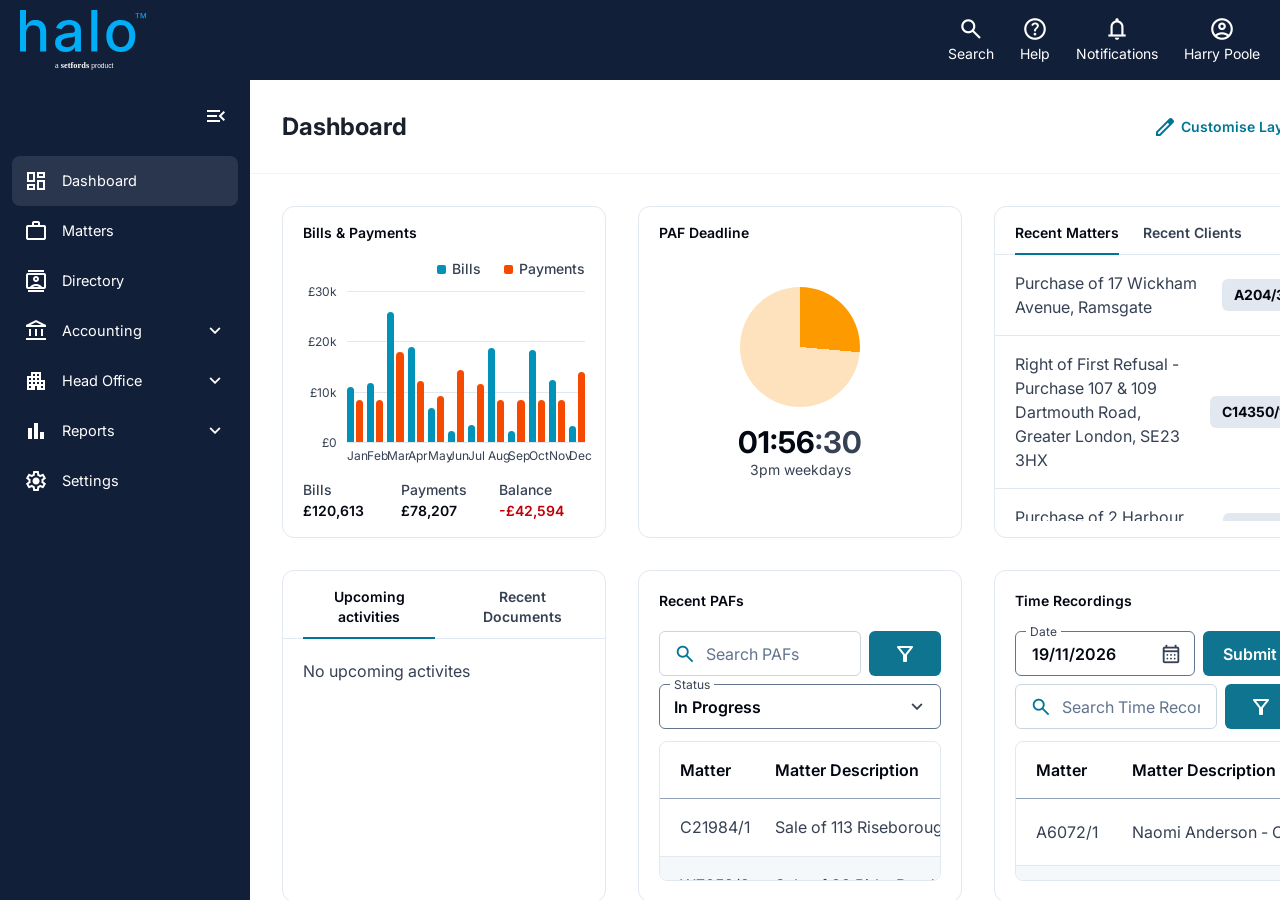
<file: index.html>
<!doctype html>
<html lang="en">
<head>
<meta charset="utf-8">
<meta name="viewport" content="width=device-width, initial-scale=1">
<title>Halo — Directory and ID verification prototype</title>
<link rel="preconnect" href="https://fonts.googleapis.com">
<link rel="preconnect" href="https://fonts.gstatic.com" crossorigin>
<link href="https://fonts.googleapis.com/css2?family=Inter:wght@400;500;600;700&display=swap" rel="stylesheet">
<link href="https://fonts.googleapis.com/css2?family=Material+Symbols+Outlined:opsz,wght,FILL,GRAD@20..48,400,0..1,0&display=block" rel="stylesheet">
<link rel="stylesheet" href="styles.css">
<link rel="stylesheet" href="pages.css">
</head>
<body>
<div id="app">
  <header class="topnav">
    <a href="#/dashboard" aria-label="Halo home"><img class="logo" src="assets/halo-logo.svg" alt="halo, a setfords product"></a>
    <nav class="actions">
      <button class="tn" data-act="na"><span class="ms">search</span>Search</button>
      <button class="tn" data-act="na"><span class="ms">help</span>Help</button>
      <button class="tn" data-act="na"><span class="ms">notifications</span>Notifications</button>
      <button class="tn" data-act="na"><span class="ms">account_circle</span>Harry Poole</button>
    </nav>
  </header>
  <aside class="sidenav" id="sidenav"></aside>
  <main id="main"></main>
</div>
<div id="layer"></div>
<script src="data.js"></script>
<script src="app.js"></script>
</body>
</html>
</file>
<file: styles.css>
:root {
  --nav: #121F39;
  --nav-sel: rgba(255, 255, 255, .10);
  --nav-text: #E8EDF5;
  --page: #F6FAFC;
  --surface: #FFFFFF;
  --tabs: #E8EDF3;
  --stripe: #F1F4F9;
  --line: #D6D7DC;
  --line-soft: #E2E8F0;
  --outline: #70787D;
  --outline-variant: #C0C8CD;
  --text: #181C20;
  --text-2: #364153;
  --text-3: #40484C;
  --muted: #6C7377;
  --primary: #266489;
  --link: #126682;
  --primary-container: #BEE9FF;
  --on-primary-container: #004D63;
  --secondary: #855317;
  --error: #BA1A1A;
  --positive: #1D7A3A;
  --inverse: #2C3134;
  --check: #126682;
  --scrim: rgba(0, 0, 0, .40);
  font-family: Inter, system-ui, -apple-system, Segoe UI, Roboto, Arial, sans-serif;
  color: var(--text);
  -webkit-font-smoothing: antialiased;
}

* { box-sizing: border-box; }
html, body { margin: 0; height: 100%; }
body { background: var(--page); font-size: 14px; line-height: 20px; overflow: hidden; }
button { font: inherit; color: inherit; background: none; border: 0; padding: 0; cursor: pointer; }
input, select { font: inherit; color: inherit; }
a { color: var(--link); text-decoration: none; cursor: pointer; }
a:hover { text-decoration: underline; }

.ms { font-family: 'Material Symbols Outlined'; font-weight: normal; font-style: normal; font-size: 24px; line-height: 1; letter-spacing: normal; text-transform: none; display: inline-block; white-space: nowrap; direction: ltr; -webkit-font-smoothing: antialiased; font-variation-settings: 'FILL' 0, 'wght' 400, 'GRAD' 0, 'opsz' 24; flex: none; }
.ms.sm { font-size: 18px; font-variation-settings: 'FILL' 0, 'wght' 400, 'GRAD' 0, 'opsz' 20; }
.ms.xs { font-size: 16px; font-variation-settings: 'FILL' 0, 'wght' 400, 'GRAD' 0, 'opsz' 20; }

/* ---------- shell ---------- */
#app { display: grid; grid-template-columns: 250px 1fr; grid-template-rows: 80px 1fr; height: 100vh; }
.topnav { grid-column: 1 / -1; background: var(--nav); display: flex; align-items: center; padding: 0 20px; color: #fff; }
.topnav .logo { width: 126px; height: 60px; display: block; }
.topnav .actions { margin-left: auto; display: flex; gap: 26px; }
.topnav .tn { display: flex; flex-direction: column; align-items: center; gap: 2px; font-size: 14px; color: #fff; }
.topnav .tn .ms { font-size: 26px; }

.sidenav { background: var(--nav); color: var(--nav-text); display: flex; flex-direction: column; padding: 16px 12px 16px; overflow: auto; }
.sidenav .collapse { align-self: flex-end; color: #fff; margin: 0 2px 20px; }
.nav-item { display: flex; align-items: center; gap: 14px; height: 50px; padding: 0 12px; border-radius: 8px; color: #fff; font-size: 14.5px; width: 100%; text-align: left; }
.nav-item:hover { background: rgba(255, 255, 255, .05); }
.nav-item.sel { background: var(--nav-sel); }
.nav-item .ms { font-size: 24px; }
.nav-item .chev { margin-left: auto; font-size: 22px; }

.proto { margin-top: auto; border: 1px dashed rgba(255, 255, 255, .28); border-radius: 10px; padding: 12px; font-size: 12px; line-height: 16px; color: #C9D3E3; }
.proto b { color: #fff; font-weight: 600; display: block; margin-bottom: 6px; }
.proto label { display: flex; gap: 8px; align-items: center; margin: 8px 0; cursor: pointer; }
.proto label input { accent-color: #5AB6D8; }
.proto .pbtn { display: block; width: 100%; text-align: left; padding: 7px 10px; margin-top: 6px; border-radius: 8px; background: rgba(255, 255, 255, .08); color: #fff; font-size: 12px; }
.proto .pbtn:hover { background: rgba(255, 255, 255, .14); }
.proto .hint { color: #95A3BA; margin-top: 6px; }

main { overflow: auto; position: relative; min-width: 0; background: var(--surface); }

/* ---------- generic ---------- */
.btn { display: inline-flex; align-items: center; justify-content: center; gap: 8px; height: 40px; padding: 0 18px; border-radius: 8px; font-weight: 500; font-size: 14px; white-space: nowrap; }
.btn.filled { background: var(--primary); color: #fff; }
.btn.filled:hover { background: #1f5677; }
.btn.filled:disabled { background: rgba(24, 28, 32, .12); color: rgba(24, 28, 32, .38); cursor: default; }
.btn.outline { border: 1px solid var(--outline); color: var(--text); background: #fff; }
.btn.outline:hover { background: #F3F6F8; }
.btn.outline.teal { border-color: var(--link); color: var(--link); }
.btn.tall { height: 48px; }
.btn.text { color: var(--link); padding: 0 12px; }
.btn.text:hover { background: rgba(18, 102, 130, .08); }
.icon-btn { width: 40px; height: 40px; border-radius: 20px; display: inline-flex; align-items: center; justify-content: center; color: var(--text-3); }
.icon-btn:hover { background: rgba(64, 72, 76, .08); }
.icon-btn.teal { color: var(--link); }

.role { display: inline-flex; align-items: center; height: 20px; padding: 0 6px; border: 1px solid var(--outline-variant); border-radius: 4px; font-size: 11.5px; color: var(--text-2); background: #fff; line-height: 1; white-space: nowrap; }
.roles { display: inline-flex; gap: 4px; }

/* status (ID status component, Layout = Status line / Name) */
.st { display: inline-flex; align-items: center; gap: 6px; font-weight: 500; font-size: 12px; line-height: 16px; white-space: nowrap; }
.st svg { width: 16px; height: 16px; flex: none; }
.st.primary { color: var(--link); }
.st.secondary { color: var(--secondary); }
.st.error { color: var(--error); }
.st.neutral { color: var(--text-3); }
.st.neutral svg { color: var(--outline); }
.st.big { font-size: 13px; line-height: 18px; font-weight: 400; }
.st .date { color: var(--text-3); font-weight: 400; }

/* checkbox */
.cb { width: 18px; height: 18px; border: 2px solid var(--text-3); border-radius: 2px; display: inline-flex; align-items: center; justify-content: center; background: #fff; flex: none; }
.cb.on, .cb.mixed { background: var(--check); border-color: var(--check); }
.cb.on::after { content: ''; width: 9px; height: 5px; border-left: 2px solid #fff; border-bottom: 2px solid #fff; transform: translateY(-1px) rotate(-45deg); }
.cb.mixed::after { content: ''; width: 10px; height: 2px; background: #fff; }
.cb-hit { width: 40px; height: 40px; border-radius: 20px; display: inline-flex; align-items: center; justify-content: center; }
.cb-hit:hover { background: rgba(18, 102, 130, .08); }
.cb-hit.hidden { visibility: hidden; }

/* ---------- page header (Directory / Matters) ---------- */
.page { padding: 0 28px 24px; min-width: 900px; display: flex; flex-direction: column; height: 100%; }
.page.flow { height: auto; min-height: 100%; }
.page-head { display: flex; align-items: center; justify-content: space-between; height: 76px; }
.page-head h1 { margin: 0; font-size: 20px; font-weight: 600; }
.toolbar { display: flex; align-items: center; gap: 16px; padding: 12px 0; }
.search { position: relative; width: 260px; height: 44px; border: 1px solid var(--outline); border-radius: 4px; display: flex; align-items: center; gap: 12px; padding: 0 14px; background: #fff; }
.search input { border: 0; outline: 0; flex: 1; min-width: 0; font-size: 15px; background: transparent; }
.search:focus-within { border: 2px solid var(--link); padding: 0 13px; }
.tool-link { display: inline-flex; align-items: center; gap: 8px; color: var(--link); font-weight: 500; font-size: 14px; height: 36px; padding: 0 8px; border-radius: 8px; }
.tool-link:hover { background: rgba(18, 102, 130, .08); }
.spacer { flex: 1; }
.seg { display: inline-flex; border: 1px solid var(--outline); border-radius: 8px; overflow: hidden; height: 40px; }
.seg button { padding: 0 24px; min-width: 104px; display: inline-flex; align-items: center; justify-content: center; gap: 6px; font-weight: 500; border-left: 1px solid var(--outline); color: var(--text); }
.seg button:first-child { border-left: 0; }
.seg button.on { background: var(--primary-container); color: var(--on-primary-container); }

/* selection bar */
.selbar { display: flex; align-items: center; gap: 20px; height: 44px; padding: 0 8px; border: 1px solid var(--line-soft); border-radius: 8px; margin-bottom: 12px; background: #fff; }
.selbar .count { font-weight: 600; }
.selbar .act { color: var(--link); font-weight: 500; }
.selbar .act.disabled { color: rgba(18, 102, 130, .38); pointer-events: none; }
.selbar .err { color: var(--error); display: inline-flex; align-items: center; gap: 6px; font-size: 13px; }

/* ---------- data table ---------- */
.table-wrap { position: relative; border: 1px solid var(--line); border-radius: 8px; overflow: hidden; display: flex; flex-direction: column; background: #fff; }
.table-scroll { overflow: auto; flex: 1; }
table.dt { border-collapse: separate; border-spacing: 0; width: 100%; font-size: 13.5px; }
.dt th { position: sticky; top: 0; z-index: 2; background: #fff; text-align: left; font-weight: 600; font-size: 14.5px; color: var(--text); height: 44px; padding: 0 12px; border-bottom: 1px solid var(--line); border-right: 1px solid var(--line); white-space: nowrap; }
.dt td .st, .dt td .role { vertical-align: middle; }
.dt td { height: 50px; padding: 0 12px; color: var(--text-2); border-right: 1px solid var(--line); white-space: nowrap; max-width: 260px; overflow: hidden; text-overflow: ellipsis; }
.dt tbody tr:nth-child(even) td { background: var(--stripe); }
.dt tbody tr:nth-child(odd) td { background: #fff; }
.dt tbody tr:hover td { background: #E7EEF4; }
.dt tbody tr.flash td { animation: flash 1.6s ease-out; }
@keyframes flash { 0% { background: #CFEFFF; } 100% { } }
.dt .chk { width: 56px; padding: 0 8px; text-align: center; }
.dt .company-name { font-weight: 500; color: var(--text); }
.dt .act-col { position: sticky; right: 0; z-index: 1; width: 72px; text-align: center; border-right: 0; box-shadow: -3px 0 10px rgba(0, 0, 0, .10); }
.dt th.act-col { z-index: 3; }
.dt .dash { color: var(--text-3); }
.dt td.link a { color: var(--link); }
.empty { padding: 48px; text-align: center; color: var(--muted); }

.pager { display: flex; align-items: center; gap: 4px; height: 52px; padding: 0 8px; border-top: 1px solid var(--line); background: #fff; font-size: 14px; }
.pager .pg { min-width: 28px; height: 28px; border-radius: 4px; display: inline-flex; align-items: center; justify-content: center; color: var(--text); }
.pager .pg.on { background: var(--primary); color: #fff; }
.pager .pg:disabled { color: rgba(24, 28, 32, .38); cursor: default; }
.pager .per { margin-left: 12px; display: inline-flex; align-items: center; gap: 24px; border-bottom: 1px solid var(--outline); padding: 2px 0 2px 4px; }
.pager .total { margin-left: auto; color: var(--text-2); }

/* menus + popovers */
.menu { position: fixed; z-index: 60; background: #fff; border-radius: 4px; box-shadow: 0 2px 6px rgba(0, 0, 0, .15), 0 8px 24px rgba(0, 0, 0, .12); padding: 8px 0; min-width: 200px; }
.menu button { display: flex; align-items: center; gap: 12px; width: 100%; height: 48px; padding: 0 16px; text-align: left; font-weight: 500; font-size: 14.5px; color: var(--text); }
.menu button:hover { background: rgba(24, 28, 32, .06); }
.menu button:disabled { color: rgba(24, 28, 32, .38); cursor: default; background: none; }
.menu .sep { height: 1px; background: var(--line-soft); margin: 6px 0; }
.menu .lbl { padding: 8px 16px 4px; font-size: 12px; color: var(--muted); font-weight: 500; }
.menu button .sub { margin-left: auto; font-weight: 400; font-size: 12.5px; color: var(--muted); }

/* ---------- matter page ---------- */
.mh { background: #fff; display: flex; align-items: flex-start; gap: 16px; padding: 12px 16px 16px 12px; }
.mh .back { width: 48px; height: 40px; display: flex; align-items: center; justify-content: center; color: var(--link); border-radius: 20px; flex: none; }
.mh .back:hover { background: rgba(18, 102, 130, .08); }
.mh .ref { display: flex; align-items: center; gap: 12px; height: 40px; padding-right: 20px; border-right: 1px solid var(--outline-variant); flex: none; align-self: stretch; }
.mh .ref .num { color: var(--link); font-size: 18px; font-weight: 600; height: 40px; display: flex; align-items: center; }
.mh .folder { width: 26px; height: 22px; border: 1.5px solid #00AEF8; border-radius: 5px; display: inline-flex; align-items: center; justify-content: center; color: #00AEF8; }
.mh .folder .ms { font-size: 16px; font-variation-settings: 'FILL' 1; }
.mh .body { flex: 1; min-width: 0; display: grid; grid-template-columns: auto 1fr; column-gap: 0; }
.mh .title { font-size: 17px; font-weight: 600; line-height: 24px; margin: 8px 16px 6px 0; padding: 0; max-width: 560px; display: -webkit-box; -webkit-line-clamp: 2; -webkit-box-orient: vertical; overflow: hidden; }
.mh .desc { font-size: 17px; line-height: 24px; color: var(--text-3); padding: 8px 0 6px 16px; border-left: 1px solid var(--outline-variant); margin: 0 0 0 0; max-width: 520px; }
.mh .clients { display: flex; gap: 36px; padding-right: 16px; }
.mh .ccol { display: flex; flex-direction: column; gap: 4px; min-width: 0; max-width: 220px; font-size: 13px; line-height: 18px; color: var(--text-3); }
.mh .ccol .row { display: flex; align-items: center; gap: 8px; white-space: nowrap; overflow: hidden; text-overflow: ellipsis; }
.mh .ccol .row .ms { font-size: 16px; color: var(--link); }
.mh .ccol .row a { overflow: hidden; text-overflow: ellipsis; }
.mh .ccol .plain { color: var(--text); font-weight: 500; }
.mh .ccol .muted { color: var(--muted); }
.mh .meta { padding-left: 16px; font-size: 13px; line-height: 18px; color: var(--text-3); display: flex; flex-direction: column; gap: 4px; }
.mh .meta .open { display: inline-flex; align-items: center; gap: 4px; height: 20px; padding: 0 6px; border: 1px solid var(--outline-variant); border-radius: 4px; color: var(--text); font-weight: 500; font-size: 12px; margin-right: 8px; }
.mh .meta .open::before { content: ''; width: 6px; height: 6px; border-radius: 3px; background: #1D7A3A; }
.mh .right { display: flex; align-items: center; gap: 8px; flex: none; }
.mh .more { color: var(--link); text-decoration: underline; text-underline-offset: 2px; }
.mh .needed { color: var(--error); margin-left: 8px; }
.mh .allv { color: var(--link); margin-left: 8px; }
.mh.compact .clients, .mh.compact .meta { display: none; }

.tabs { background: var(--tabs); display: flex; height: 48px; padding: 0 4px; position: relative; overflow-x: auto; }
.tab { padding: 0 16px; height: 48px; display: flex; align-items: center; font-weight: 500; color: #4A5462; white-space: nowrap; position: relative; font-size: 14.5px; }
.tab:hover { color: var(--text); }
.tab.sel { color: var(--text); font-weight: 700; }
.tab.sel::after { content: ''; position: absolute; left: 50%; bottom: -1px; width: 14px; height: 7px; background: #fff; clip-path: polygon(50% 0, 100% 100%, 0 100%); transform: translateX(-50%); }
.tab .n { margin-left: 6px; font-weight: 500; color: var(--muted); font-size: 12px; }

.tab-body { padding: 12px 16px 24px; }
.tab-body.grey { background: var(--page); padding: 32px; min-height: calc(100% - 210px); }

.cards { display: grid; grid-template-columns: repeat(3, minmax(0, 1fr)); gap: 32px; }
.card { background: #fff; border: 1px solid var(--line-soft); border-radius: 8px; padding: 20px; margin-bottom: 32px; }
.card h3 { margin: 0 0 18px; font-size: 15px; font-weight: 600; display: flex; align-items: center; justify-content: space-between; }
.card .kv { display: flex; justify-content: space-between; padding: 10px 0; border-bottom: 1px solid var(--line-soft); font-size: 14.5px; }
.card .kv:last-child { border-bottom: 0; }
.card .kv b { font-weight: 600; }
.card .note { background: #EBEEF3; border-radius: 8px; padding: 10px 12px; color: var(--text-3); margin: 10px 0 16px; }
.card .when { display: flex; align-items: center; gap: 10px; color: var(--text-3); }
.card .when .ms { color: var(--link); background: #E3F1F8; border-radius: 6px; padding: 3px; font-size: 18px; }
.bar { height: 6px; border-radius: 3px; background: #E2E8F0; margin: 8px 0 18px; overflow: hidden; }
.bar i { display: block; height: 100%; border-radius: 3px; }
.placeholder { padding: 80px 24px; text-align: center; color: var(--muted); }
.placeholder .ms { font-size: 40px; color: var(--outline-variant); display: block; margin: 0 auto 12px; }

/* more-clients popover */
.mcp { position: fixed; z-index: 55; width: 470px; background: #fff; border-radius: 8px; box-shadow: 0 2px 6px rgba(0, 0, 0, .12), 0 10px 30px rgba(0, 0, 0, .14); padding: 20px 16px 16px; font-size: 13px; }
.mcp h4 { margin: 0 0 14px; font-size: 16px; font-weight: 600; }
.mcp table { width: 100%; border-collapse: collapse; }
.mcp th { text-align: left; font-weight: 600; color: var(--text-3); padding: 6px 8px; }
.mcp td { padding: 7px 8px; vertical-align: top; color: var(--text-3); }
.mcp tbody tr:nth-child(even) td { background: var(--stripe); }
.mcp td a { display: block; white-space: nowrap; }
.mcp .sub td:first-child { padding-left: 30px; }
.mcp .co { font-weight: 600; color: var(--text); }
.mcp .sum { margin-top: 14px; background: var(--stripe); border-radius: 8px; padding: 14px 12px; }
.mcp .sum .hd { display: flex; justify-content: space-between; font-weight: 500; }
.mcp .sum .hd span:last-child { color: var(--link); }
.mcp .sum .bar { margin: 10px 0 14px; height: 8px; }
.mcp .sum .bar i { background: var(--primary); }
.mcp .sum .counts { display: flex; gap: 16px; flex-wrap: wrap; }

/* ---------- dialog ---------- */
.scrim { position: fixed; inset: 0; background: var(--scrim); z-index: 70; display: flex; align-items: center; justify-content: center; }
.dlg { width: 640px; max-height: min(721px, calc(100vh - 48px)); background: #fff; border-radius: 12px; display: flex; flex-direction: column; box-shadow: 0 8px 32px rgba(0, 0, 0, .25); }
.dlg-h { padding: 20px 24px 18px; border-bottom: 1px solid var(--line-soft); position: relative; }
.dlg-h h2 { margin: 0 0 4px; font-size: 18px; line-height: 28px; font-weight: 600; }
.dlg-h p { margin: 0; color: var(--text-3); padding-right: 24px; }
.dlg-h .x { position: absolute; top: 6px; right: 6px; color: var(--link); }
.dlg-b { overflow: auto; padding: 4px 24px 8px; flex: 1; }
.dlg-f { display: flex; align-items: center; gap: 8px; padding: 16px 24px; border-top: 1px solid var(--line-soft); }
.dlg-f .info { flex: 1; color: var(--text-3); }
.dlg-f .info.err { color: var(--error); font-size: 13px; }
.grp { font-size: 12px; font-weight: 600; color: var(--text-3); padding: 18px 0 6px; letter-spacing: .1px; }
.prow { display: flex; align-items: flex-start; gap: 12px; padding: 12px 0; border-bottom: 1px solid var(--line-soft); }
.prow .cb-hit { margin-top: 6px; }
.av { width: 36px; height: 36px; border-radius: 18px; background: var(--primary-container); color: var(--on-primary-container); font-weight: 600; font-size: 13.5px; display: flex; align-items: center; justify-content: center; flex: none; margin-top: 8px; }
.prow .pmain { flex: 1; min-width: 0; display: flex; flex-direction: column; gap: 3px; }
.prow .pname { display: flex; align-items: center; gap: 8px; flex-wrap: wrap; font-weight: 600; font-size: 14.5px; }
.prow .rel { color: var(--text-3); font-weight: 400; font-size: 13px; }
.prow .contact { display: flex; gap: 18px; color: var(--text-3); font-size: 13px; flex-wrap: wrap; }
.prow .contact span { display: inline-flex; align-items: center; gap: 6px; }
.prow .contact .ms { font-size: 16px; color: var(--link); }
.prow .contact .miss { color: var(--error); }
.prow .contact .miss .ms { color: var(--error); }
.prow .edit { margin-top: 6px; }
.prow.adding .pmain { gap: 16px; }
.fields { display: grid; grid-template-columns: 1fr 1fr; gap: 16px 12px; margin-top: 6px; }
.fields .full { grid-column: 1 / -1; }
.fld { position: relative; }
.fld input, .fld select { width: 100%; height: 48px; border: 1px solid var(--outline); border-radius: 4px; padding: 0 14px; font-size: 15px; background: #fff; outline: 0; appearance: none; }
.fld select { padding-right: 40px; }
.fld .caret { position: absolute; right: 12px; top: 12px; pointer-events: none; color: var(--text-3); }
.fld label { position: absolute; left: 10px; top: -8px; background: #fff; padding: 0 4px; font-size: 12px; line-height: 16px; color: var(--text-3); }
.fld input:focus, .fld select:focus { border: 2px solid var(--link); padding: 0 13px; }
.fld.err input { border: 2px solid var(--error); padding: 0 40px 0 13px; }
.fld.err label { color: var(--error); }
.fld.err .ei { position: absolute; right: 12px; top: 12px; color: var(--error); }
.fld .help { font-size: 12px; color: var(--error); padding: 4px 14px 0; line-height: 16px; }
.inline-actions { display: flex; justify-content: flex-end; gap: 4px; margin-top: 4px; }
.add-party { display: inline-flex; align-items: center; gap: 12px; color: var(--link); font-weight: 500; height: 48px; padding: 0 16px; border-radius: 8px; margin: 8px 0 4px; }
.add-party:hover { background: rgba(18, 102, 130, .08); }
.spin { width: 16px; height: 16px; border: 2px solid rgba(255, 255, 255, .45); border-top-color: #fff; border-radius: 50%; animation: spin .8s linear infinite; }
.btn.outline .spin { border-color: rgba(38, 100, 137, .3); border-top-color: var(--primary); }
@keyframes spin { to { transform: rotate(360deg); } }

/* snackbar */
.snack { position: fixed; top: 92px; right: 24px; z-index: 90; background: var(--inverse); color: #F1F1F1; border-radius: 4px; min-width: 344px; max-width: 520px; padding: 6px 8px 6px 16px; display: flex; align-items: center; gap: 12px; box-shadow: 0 4px 14px rgba(0, 0, 0, .3); animation: snackin .2s ease-out; }
.snack .msg { flex: 1; padding: 8px 0; }
.snack button { color: #fff; }
@keyframes snackin { from { transform: translateY(-8px); opacity: 0; } }

.toast { position: fixed; bottom: 24px; left: 50%; transform: translateX(-50%); z-index: 95; background: var(--inverse); color: #fff; padding: 12px 18px; border-radius: 6px; font-size: 13.5px; box-shadow: 0 4px 14px rgba(0, 0, 0, .3); }

/* matters list */
.mref { font-weight: 600; }
.checks-ok { color: var(--link); }
.checks-need { color: var(--error); }

/* Directory filter popover (Figma 8428:362213) */
.tool-link .fcount { min-width: 18px; height: 18px; padding: 0 5px; border-radius: 9px; background: var(--link); color: #fff; font-size: 11px; line-height: 18px; text-align: center; }
.fpop { position: fixed; z-index: 62; width: 320px; background: #fff; border-radius: 4px; box-shadow: 0 1px 2px rgba(0, 0, 0, .3), 0 2px 6px 2px rgba(0, 0, 0, .15); padding-top: 8px; }
.fpop-h { display: flex; align-items: center; justify-content: space-between; height: 56px; padding: 0 16px 0 20px; font-weight: 600; color: var(--text); }
.fpop-b { display: flex; flex-direction: column; gap: 12px; padding: 4px 20px 20px; }
.ff { position: relative; display: block; height: 40px; }
.ff select { width: 100%; height: 40px; appearance: none; border: 1px solid var(--outline); border-radius: 8px; background: #fff; padding: 0 44px 0 15px; font-size: 14px; font-weight: 500; color: var(--text); outline: 0; cursor: pointer; }
.ff select:focus { border: 2px solid var(--link); padding-left: 14px; }
.ff:not(.has) select { color: transparent; }
.ff select option { color: var(--text); }
.ff .fl { position: absolute; left: 16px; top: 10px; font-size: 14px; line-height: 20px; font-weight: 500; color: var(--text-2); pointer-events: none; transition: all .12s; }
.ff.has .fl { top: -8px; left: 11px; padding: 0 4px; background: #fff; font-size: 12px; line-height: 16px; font-weight: 400; color: var(--text-3); }
.ff .caret { position: absolute; right: 12px; top: 8px; color: var(--link); pointer-events: none; }
.fpop-f { display: flex; justify-content: flex-end; gap: 8px; padding: 8px 20px; border-top: 1px solid var(--outline-variant); }
.fpop-f .btn { height: 48px; padding: 0 16px; }
.btn.outline:disabled { border-color: rgba(24, 28, 32, .12); background: rgba(24, 28, 32, .12); color: rgba(24, 28, 32, .38); cursor: default; }
.fchips { display: flex; align-items: center; flex-wrap: wrap; gap: 8px; margin: -4px 0 12px; }
.fchip { display: inline-flex; align-items: center; gap: 4px; height: 32px; padding: 0 4px 0 12px; border-radius: 8px; background: var(--primary-container); color: var(--on-primary-container); font-weight: 500; font-size: 13px; }
.fchip button { width: 24px; height: 24px; border-radius: 12px; display: inline-flex; align-items: center; justify-content: center; color: var(--on-primary-container); }
.fchip button:hover { background: rgba(0, 77, 99, .1); }
.btn.outline.teal:disabled { background: #fff; border-color: rgba(24, 28, 32, .12); color: rgba(24, 28, 32, .38); cursor: default; }
</file>
<file: pages.css>
/* Dashboard (20725 User Preferences - Dashboard) and the Matters list / open-matter
   tabs (24520 Permanent Document Preview).
   Values copied from those two prototypes; classes are prefixed so they don't
   clash with the VOI styles (db- dashboard, ml- matters list, mt- tabs). */
:root {
  --r-brand: #007595;
  --r-brand-hover: #005e78;
  --r-accent: #0092b8;
  --r-text-1: #030712;
  --r-text-2: #364153;
  --r-muted: #62748e;
  --r-neg: #c10007;
  --r-border: #e2e8f0;
  --r-border-table: #90a1b9;
  --r-input: #62748e;
  --r-ov: #c0c8cd;
  --r-sl50: #f8fafc;
  --r-sl100: #f1f5f9;
  --r-sl200: #e2e8f0;
  --r-sl300: #cad5e2;
  --r-sl400: #90a1b9;
  --r-positive: #008236;
}
.ms.fill { font-variation-settings: 'FILL' 1, 'wght' 400, 'GRAD' 0, 'opsz' 24; }

/* ================================================================ shell */
main.shelled { overflow: hidden; background: var(--r-sl50); }
.mw { display: flex; height: 100%; min-width: 0; }
.mcol { flex: 1; min-width: 0; display: flex; flex-direction: column; padding: 0 20px 20px 20px; overflow: auto; }
.mcol.list { overflow: hidden; }

/* ---- open-matter tab strip ---- */
.mts { display: flex; align-items: flex-end; min-height: 68px; padding-top: 20px; flex-shrink: 0; position: sticky; top: 0; z-index: 6; background: var(--r-sl50); margin-bottom: -1px; isolation: isolate; }
.mt-strip { flex: 1 1 0; min-width: 0; display: flex; align-items: center; gap: 8px; overflow-x: auto; scrollbar-width: none; padding: 0 8px; height: 48px; }
.mt-strip::-webkit-scrollbar { display: none; }
.mt-tab { position: relative; flex: 0 1 240px; min-width: 100px; max-width: 320px; height: 32px; align-self: center; display: flex; align-items: center; gap: 8px; padding: 0 0 0 12px; overflow: hidden; cursor: pointer; background: #f1f4f9; color: var(--r-text-2); border-radius: 8px; transition: background .12s ease; container-type: inline-size; }
.mt-tab:not(.mt-tab--active):hover { background: #e4e9f1; }
.mt-tab:not(.mt-tab--active):active { background: #dbe2ec; }
.mt-tab--active { min-width: 284px; height: 48px; padding-left: 16px; background: #fff; border: 1px solid var(--r-ov); border-bottom: none; border-radius: 8px 8px 0 0; cursor: default; align-self: flex-end; z-index: 2; }
.mt-tab--all { flex: 0 0 auto; min-width: 0; max-width: none; padding: 0 12px; margin-right: 4px; container-type: normal; }
.mt-tab--all.mt-tab--active { min-width: 0; padding: 0 16px; }
.mt-tab__all { font-weight: 600; font-size: 12px; white-space: nowrap; color: var(--r-text-2); }
.mt-tab--all.mt-tab--active .mt-tab__all { color: var(--r-text-1); }
.mt-tab__label { flex: 1 1 0; min-width: 0; display: flex; align-items: center; gap: 8px; font-size: 12px; line-height: 16px; white-space: nowrap; overflow: hidden; }
.mt-tab__ref { flex-shrink: 0; color: var(--r-text-2); }
.mt-tab--active .mt-tab__ref { color: var(--r-brand); }
.mt-tab__title { display: none; flex: 1 1 0; min-width: 0; font-weight: 600; overflow: hidden; text-overflow: ellipsis; }
@container (min-width: 116px) { .mt-tab__title { display: block; } }
.mt-tab--active .mt-tab__title { display: block; color: var(--r-text-1); }
.mt-tab__close, .mt-add { position: relative; flex-shrink: 0; width: 40px; height: 100%; display: inline-flex; align-items: center; justify-content: center; color: var(--r-brand); }
.mt-add { width: 48px; height: 48px; }
.mt-tab__close::before, .mt-add::before { content: ''; position: absolute; width: 28px; height: 28px; border-radius: 6px; transition: background .12s; }
.mt-add::before { width: 32px; height: 32px; }
.mt-tab__close:hover::before, .mt-add:hover::before { background: rgba(0, 117, 149, .1); }
.mt-tab__close .ms, .mt-add .ms { position: relative; }

/* ---- add-a-tab picker ---- */
.mt-flyout { position: fixed; z-index: 65; width: 520px; max-width: calc(100vw - 16px); display: flex; flex-direction: column; overflow: hidden; border-radius: 8px; background: #fff; box-shadow: 0 4px 6px -2px rgba(0, 0, 0, .05), 0 10px 15px -3px rgba(0, 0, 0, .1), 0 0 0 1px rgba(0, 0, 0, .04); }
.mt-flyout__head { display: flex; flex-direction: column; gap: 12px; padding: 20px 16px; }
.mt-flyout__toolbar { display: flex; align-items: center; gap: 12px; }
.mt-flyout__search { flex: 1; min-width: 0; display: flex; align-items: center; gap: 8px; height: 45px; padding: 0 16px 0 12px; border: 1px solid var(--r-input); border-radius: 8px; color: var(--r-text-2); }
.mt-flyout__search input { flex: 1; min-width: 0; border: 0; outline: 0; background: transparent; font-size: 16px; font-weight: 500; color: var(--r-text-2); }
.mt-flyout__search input::placeholder { color: var(--r-text-2); }
.mt-flyout__filter { width: 45px; height: 45px; display: inline-flex; align-items: center; justify-content: center; border-radius: 8px; background: var(--r-brand); color: #fff; }
.mt-flyout__segments { display: flex; overflow-x: auto; scrollbar-width: none; }
.mt-seg { flex: 0 0 auto; height: 45px; padding: 10px 12px; margin-right: -1px; border: 1px solid var(--r-sl200); background: #fff; font-weight: 500; color: var(--r-text-1); }
.mt-seg:first-child { border-radius: 8px 0 0 8px; }
.mt-seg:last-child { border-radius: 0 8px 8px 0; margin-right: 0; }
.mt-seg.on { background: #def4ff; color: var(--r-text-2); }
.mt-flyout__list { max-height: 325px; overflow-y: auto; padding: 8px 16px 20px; background: var(--r-sl100); }
.mt-result { display: flex; align-items: center; gap: 4px; width: 100%; padding: 12px 16px; border-bottom: 1px solid var(--r-sl300); text-align: left; }
.mt-result:last-child { border-bottom: 0; }
.mt-result:hover { background: rgba(0, 0, 0, .03); }
.mt-result__text { flex: 1; min-width: 0; display: flex; flex-direction: column; gap: 4px; }
.mt-result__top { display: flex; align-items: baseline; gap: 8px; min-width: 0; }
.mt-result__ref { flex-shrink: 0; color: var(--r-brand); }
.mt-result__desc { flex: 1; min-width: 0; font-weight: 600; color: var(--r-text-2); white-space: nowrap; overflow: hidden; text-overflow: ellipsis; }
.mt-result__client { font-size: 13px; line-height: 18px; color: var(--r-text-2); white-space: nowrap; overflow: hidden; text-overflow: ellipsis; }
.mt-result__icon { color: var(--r-brand); display: inline-flex; }
.mt-result__icon.add { visibility: hidden; }
.mt-result:hover .mt-result__icon.add { visibility: visible; }
.mt-flyout__empty { margin: 0; padding: 24px 16px; text-align: center; color: var(--r-text-2); }

/* ---- tab hover tooltip ---- */
.mt-tip { position: fixed; z-index: 66; width: 280px; display: flex; flex-direction: column; gap: 6px; padding: 12px 16px; background: #fff; border-radius: 6px; box-shadow: 0 4px 6px -2px rgba(0, 0, 0, .05), 0 10px 15px -3px rgba(0, 0, 0, .1), 0 0 0 1px rgba(0, 0, 0, .04); pointer-events: none; }
.mt-tip[hidden] { display: none; }
.mt-tip__top { display: flex; justify-content: space-between; align-items: flex-start; gap: 8px; }
.mt-tip__ref { color: var(--r-brand); }
.mt-tip__client { color: var(--r-text-1); }
.mt-tip__desc { font-size: 12px; line-height: 16px; color: var(--r-text-2); }

/* status pill (matters list, tabs) */
.ml-pill { display: inline-flex; align-items: center; gap: 6px; font-size: 13px; font-weight: 500; color: var(--r-text-2); background: #fff; border: 1px solid var(--r-border); border-radius: 999px; padding: 2px 10px 2px 8px; line-height: 1.4; white-space: nowrap; }
.ml-pill::before { content: ''; width: 7px; height: 7px; border-radius: 50%; background: var(--r-positive); flex-shrink: 0; }
.ml-pill[data-status="Closed"]::before { background: #99a1af; }
.ml-pill[data-status="Closing"]::before { background: #ea580c; }
.ml-pill[data-status="Reopening"]::before { background: var(--r-accent); }

/* ---- matter page panel: VOI header + tabs inside the connected white panel ---- */
.mpanel { background: #fff; border: 1px solid var(--r-ov); border-radius: 8px; position: relative; z-index: 1; flex: 1 0 auto; display: flex; flex-direction: column; }
.mpanel > .mh { border-radius: 8px 8px 0 0; }
.mpanel > .tab-body { flex: 1 0 auto; }
.mpanel > .tab-body.grey { border-radius: 0 0 8px 8px; min-height: 0; }

/* ================================================================ Matters list */
.ml-panel { flex: 1 1 auto; min-height: 0; display: flex; flex-direction: column; gap: 9px; padding: 9px 20px; background: #fff; border: 1px solid var(--r-ov); border-radius: 0 8px 8px 8px; position: relative; z-index: 1; }
.ml-toolbar { display: flex; align-items: center; justify-content: space-between; flex-wrap: wrap; gap: 12px; padding: 4px 0; }
.ml-left { display: flex; align-items: center; gap: 32px; }
.ml-icons { display: flex; gap: 8px; }
.ml-ibtn { width: 40px; height: 40px; display: flex; align-items: center; justify-content: center; border-radius: 8px; color: #004d63; }
.ml-ibtn.tonal { background: #bce9ff; }
.ml-ibtn.tonal:hover { background: #a9e0fb; }
.ml-ibtn.outline { border: 1px solid #c2c7ce; color: var(--r-text-2); }
.ml-ibtn.outline:hover { background: rgba(0, 77, 99, .06); }
.ml-seg { display: flex; }
.ml-seg-btn { height: 40px; margin-right: -1px; padding: 10px 12px; border: 1px solid #c2c7ce; background: #fff; font-weight: 500; line-height: 20px; letter-spacing: .1px; white-space: nowrap; color: #171c1f; }
.ml-seg-btn:first-child { border-radius: 8px 0 0 8px; }
.ml-seg-btn:last-child { border-radius: 0 8px 8px 0; margin-right: 0; }
.ml-seg-btn:hover { background: rgba(0, 77, 99, .06); }
.ml-seg-btn.on { position: relative; z-index: 1; background: #bee9ff; color: #004d64; }
.ml-right { display: flex; gap: 10px; }
.ml-btn { display: inline-flex; align-items: center; gap: 6px; border-radius: 8px; font-weight: 600; padding: 10px 16px; border: 1px solid transparent; }
.ml-btn.primary { background: var(--r-brand); border-color: var(--r-brand); color: #fff; }
.ml-btn.primary:hover { background: var(--r-brand-hover); }
.ml-btn.secondary { background: #fff; color: var(--r-brand); border-color: var(--r-brand); }
.ml-btn.secondary:hover { background: var(--r-sl50); }
.ml-tablewrap { flex: 1; min-height: 0; border: 1px solid var(--r-border); border-radius: 8px; overflow: auto; background: #fff; }
.ml-table { width: 100%; min-width: 860px; border-collapse: collapse; table-layout: fixed; font-size: 14px; }
.ml-table th, .ml-table td { border-right: 1px solid var(--r-border); }
.ml-table th:last-child, .ml-table td:last-child { border-right: 0; }
.ml-table th { position: sticky; top: 0; z-index: 1; text-align: left; font-weight: 600; color: var(--r-text-1); padding: 14px 16px; background: #fff; white-space: nowrap; box-shadow: inset 0 -1px 0 var(--r-border); }
.ml-table td { padding: 9px 16px; color: var(--r-text-2); font-weight: 500; overflow: hidden; text-overflow: ellipsis; white-space: nowrap; }
.ml-table tbody tr { cursor: pointer; transition: background .12s; }
.ml-table tbody tr:nth-child(even) { background: var(--r-sl50); }
.ml-table tbody tr:hover { background: #e7eef5; }
.ml-table .c-fav, .ml-table .c-act { text-align: center; padding-left: 0; padding-right: 0; }
.ml-fav { padding: 4px; display: inline-flex; color: var(--r-brand); border-radius: 6px; }
.ml-fav .ms { font-size: 22px; }
.ml-fav:hover { background: rgba(0, 117, 149, .08); }
.ml-kebab { padding: 4px; display: inline-flex; color: var(--r-text-2); border-radius: 6px; }
.ml-kebab:hover { background: var(--r-sl100); color: var(--r-text-1); }
.ml-pagination { display: flex; align-items: center; gap: 16px; padding: 4px 0 0; flex-wrap: wrap; }
.ml-pgnums { display: flex; align-items: center; gap: 4px; }
.ml-pg { min-width: 30px; height: 30px; border-radius: 6px; border: 1px solid transparent; color: var(--r-text-2); font-weight: 500; padding: 0 8px; display: inline-flex; align-items: center; justify-content: center; }
.ml-pg.arrow { border-color: var(--r-border); background: #fff; padding: 0 4px; }
.ml-pg:disabled { opacity: .5; cursor: default; }
.ml-pg.on { background: var(--r-brand); border-color: var(--r-brand); color: #fff; }
.ml-per { display: flex; align-items: center; gap: 8px; color: var(--r-text-2); }
.ml-select { display: inline-flex; align-items: center; gap: 10px; height: 30px; padding: 0 6px 0 12px; border: 1px solid var(--r-border); border-radius: 6px; font-weight: 500; }
.ml-count { margin-left: auto; color: var(--r-text-2); }

/* ================================================================ Dashboard */
main:has(> .db) { background: #fff; }
.db { padding: 0 32px 32px; display: flex; flex-direction: column; gap: 32px; min-height: 100%; min-width: 1100px; }
.db-head { display: flex; align-items: center; justify-content: space-between; margin: 0 -32px; padding: 24px 32px; border-bottom: 1px solid var(--r-sl100); }
.db-head h1 { margin: 0; font-size: 24px; font-weight: 700; line-height: 1; color: #1a202c; }
.db-edit { display: inline-flex; align-items: center; gap: 4px; height: 45px; padding: 0 12px; border-radius: 6px; color: var(--r-brand); font-weight: 600; }
.db-edit:hover { background: var(--r-sl200); }
.db-grid { display: grid; grid-template-columns: repeat(3, minmax(0, 1fr)); grid-auto-rows: 332px; gap: 32px; }
.db-card { background: #fff; border-radius: 12px; border: 1px solid var(--r-border); padding: 16px 20px; display: flex; flex-direction: column; min-width: 0; overflow: hidden; }
.db-title { margin: 0 0 12px; flex-shrink: 0; font-size: 14px; font-weight: 600; line-height: 20px; color: var(--r-text-1); }
/* bills & payments */
.db-cashbody { flex: 1; min-height: 0; display: flex; flex-direction: column; gap: 16px; margin-top: 4px; }
.db-chart { flex: 1; min-height: 0; display: flex; flex-direction: column; }
.db-legend { display: flex; gap: 23px; justify-content: flex-end; margin-bottom: 12px; }
.db-legend span { display: flex; align-items: center; gap: 6px; font-weight: 500; color: var(--r-text-2); }
.db-legend i { width: 9px; height: 9px; border-radius: 2px; }
.db-legend i.bills, .db-bar.bills { background: #0092b8; }
.db-legend i.pay, .db-bar.pay { background: #f54a00; }
.db-plot { position: relative; flex: 1; min-height: 0; padding-left: 44px; margin-bottom: 22px; }
.db-gridlines { position: absolute; left: 44px; right: 0; top: 0; height: 100%; }
.db-gridlines div { position: absolute; left: 0; right: 0; border-top: 1px solid var(--r-border); }
.db-gridlines div:nth-child(1) { top: 0; }
.db-gridlines div:nth-child(2) { top: 33.333%; }
.db-gridlines div:nth-child(3) { top: 66.666%; }
.db-gridlines div:nth-child(4) { top: 100%; }
.db-gridlines span { position: absolute; left: -44px; top: -8px; width: 34px; text-align: right; font-size: 12px; line-height: 16px; color: var(--r-text-2); }
.db-barsrow { position: relative; z-index: 1; height: 100%; display: flex; align-items: flex-end; gap: 4px; }
.db-bg { position: relative; flex: 1 1 0; min-width: 0; height: 100%; display: flex; flex-direction: column; align-items: center; }
.db-bars { display: flex; gap: 2px; align-items: flex-end; width: 100%; height: 100%; }
.db-bar { flex: 1 1 0; min-width: 0; border-radius: 6px 6px 0 0; }
.db-bl { position: absolute; top: calc(100% + 6px); left: 0; right: 0; text-align: center; font-size: 12px; line-height: 16px; color: var(--r-text-2); }
.db-figs { display: flex; gap: 12px; }
.db-figs div { flex: 1; display: flex; flex-direction: column; gap: 1px; }
.db-figs span { font-weight: 500; color: var(--r-text-2); }
.db-figs b { font-weight: 600; color: var(--r-text-1); }
.db-figs b.neg { color: var(--r-neg); }
/* PAF */
.db-paf { align-items: center; }
.db-paf .db-title { align-self: flex-start; }
.db-pie { width: 120px; height: 120px; border-radius: 50%; margin: 32px 0 17px; background: conic-gradient(#fd9a00 0deg 95deg, #fde2bd 95deg 360deg); }
.db-timer { display: flex; flex-direction: column; align-items: center; }
.db-time { font-size: 30px; line-height: 36px; color: var(--r-text-1); }
.db-time b, .db-time i { font-weight: 700; font-style: normal; }
.db-time i { color: var(--r-text-2); }
.db-cap { color: var(--r-text-2); }
/* list cards */
.db-list { padding: 16px 0; }
.db-tabs { display: flex; gap: 24px; padding: 0 20px; border-bottom: 1px solid var(--r-border); flex-shrink: 0; }
.db-tab { font-weight: 600; color: var(--r-text-2); padding: 0 0 10px; margin-bottom: -1px; border-bottom: 2px solid transparent; }
.db-tab.on { color: var(--r-text-1); border-bottom-color: var(--r-brand); }
.db-panel { flex: 1; min-height: 0; overflow: auto; }
.db-mlist { list-style: none; margin: 0; padding: 0; }
.db-mrow { display: flex; align-items: center; gap: 16px; padding: 16px 20px; border-bottom: 1px solid var(--r-border); width: 100%; text-align: left; }
.db-mrow:hover { background: var(--r-sl50); }
.db-mdesc { flex: 1; min-width: 0; font-size: 16px; line-height: 24px; color: var(--r-text-2); display: flex; flex-direction: column; gap: 2px; }
.db-cst { display: block; }
.db-cst.muted { font-size: 13px; color: var(--r-muted); }
.db-badge { flex-shrink: 0; background: var(--r-sl200); color: var(--r-text-1); font-weight: 700; padding: 6px 12px; border-radius: 6px; }
.db-link { display: block; text-align: right; padding: 20px 20px 0; color: var(--r-brand); font-weight: 700; }
.db-empty { padding: 20px; margin: 0; font-size: 16px; line-height: 24px; color: var(--r-text-2); }
/* table cards */
.db-tcard { padding: 20px; container-type: inline-size; }
.db-tcard .db-title { margin-bottom: 20px; }
.db-toolbar { display: flex; align-items: center; justify-content: space-between; flex-wrap: wrap; gap: 12px; margin-bottom: 12px; flex-shrink: 0; }
.db-tg { display: flex; align-items: center; gap: 8px; min-width: 0; flex: 1 1 auto; }
@container (max-width: 520px) {
  .db-toolbar { flex-direction: column; align-items: stretch; gap: 8px; }
  .db-tg { width: 100%; }
  .db-toolbar > .db-select { width: 100%; flex: none; }
}
.db-search { display: flex; align-items: center; gap: 8px; flex: 1 1 160px; min-width: 0; height: 45px; padding: 0 14px; border: 1px solid var(--r-sl300); border-radius: 6px; background: #fff; }
.db-search .ms { color: var(--r-brand); font-size: 22px; }
.db-search input { border: 0; outline: 0; font-size: 16px; color: var(--r-text-2); width: 100%; background: transparent; }
.db-search input::placeholder { color: var(--r-muted); }
.db-ibtn { width: 72px; height: 45px; border-radius: 6px; background: #0e7490; color: #fff; display: flex; align-items: center; justify-content: center; flex: none; }
.db-ibtn:hover, .db-btn:hover { background: var(--r-brand); }
.db-btn { height: 45px; padding: 0 20px; border-radius: 6px; background: #0e7490; color: #fff; font-size: 16px; font-weight: 600; flex: none; }
.db-select { position: relative; display: inline-flex; align-items: center; flex: 1 1 160px; min-width: 0; height: 45px; padding: 0 14px; border: 1px solid var(--r-input); border-radius: 6px; background: #fff; }
.db-sl { position: absolute; top: -8px; left: 10px; padding: 0 4px; background: #fff; font-size: 12px; line-height: 16px; color: var(--r-text-2); }
.db-select select, .db-select input { appearance: none; border: 0; outline: 0; background: transparent; font-size: 16px; font-weight: 600; color: var(--r-text-1); width: 100%; cursor: pointer; }
.db-arrow { position: absolute; right: 12px; pointer-events: none; color: var(--r-text-2); font-size: 22px; }
.db-tscroll { flex: 1; min-height: 0; border: 1px solid var(--r-border); border-radius: 8px; overflow: auto; }
.db-table { width: 100%; border-collapse: collapse; font-size: 16px; }
.db-table th { text-align: left; font-weight: 600; color: var(--r-text-1); padding: 18px 12px; border-bottom: 1px solid var(--r-border-table); white-space: nowrap; }
.db-table td { padding: 16px 12px; color: var(--r-text-2); line-height: 24px; border-bottom: 1px solid var(--r-border); white-space: nowrap; }
.db-table th:first-child, .db-table td:first-child { padding-left: 20px; }
.db-table tbody tr:nth-child(even) { background: #f5f8fb; }
.db-table .c { text-align: center; }
.db-table .muted { color: var(--r-muted); }
.db-check { color: var(--r-brand); font-size: 22px; vertical-align: middle; }
.db-status { display: inline-flex; align-items: center; gap: 6px; padding: 4px 10px; border: 1px solid var(--r-sl300); border-radius: 999px; font-size: 14px; }
.db-status i { width: 8px; height: 8px; border-radius: 50%; background: #fd9a00; }

.tabicon { font-size: 22px; }

/* matters search (24520 toolbar search) */
.ml-left { gap: 16px; }
.ml-icons { margin-right: 16px; }
.ml-search { position: relative; width: 260px; display: flex; align-items: center; }
.ml-search > .ms { position: absolute; left: 12px; color: var(--r-brand); pointer-events: none; }
.ml-search input { width: 100%; height: 40px; border: 1px solid var(--r-input); border-radius: 8px; padding: 0 40px 0 44px; font-size: 16px; font-weight: 500; color: var(--r-text-2); background: #fff; outline: none; transition: border-color .15s, box-shadow .15s; }
.ml-search input::placeholder { color: var(--r-text-2); }
.ml-search input:focus { border-color: var(--r-brand); box-shadow: 0 0 0 3px rgba(0, 117, 149, .15); }
.ml-clear { position: absolute; right: 8px; width: 28px; height: 28px; border-radius: 50%; display: flex; align-items: center; justify-content: center; color: var(--r-text-2); }
.ml-clear:hover { background: var(--r-sl200); color: var(--r-brand); }

/* ---- Matter › Clients tab: Client Information cards (style from the live client details page) ---- */
.cc-wrap { padding: 28px 24px 40px; }
.cc-title { font-size: 24px; line-height: 32px; font-weight: 600; color: var(--text); margin: 0 0 14px; }
.cc-grid { display: grid; grid-template-columns: repeat(auto-fill, minmax(520px, 1fr)); gap: 24px; align-items: start; }
.cc-card { background: #fff; border-radius: 12px; box-shadow: 0 1px 3px rgba(16, 24, 40, .12), 0 1px 2px rgba(16, 24, 40, .06); padding: 16px 28px 24px; transition: box-shadow .3s; }
.cc-card.flash { box-shadow: 0 0 0 3px var(--primary-container), 0 1px 3px rgba(16, 24, 40, .12); }
.cc-head { display: flex; align-items: center; gap: 16px; min-height: 40px; }
.cc-head .spacer { flex: 1; }
.cc-ref { font-size: 18px; font-weight: 500; color: var(--text); }
.cc-ref:hover { color: var(--link); text-decoration: underline; }
.cc-name { font-size: 18px; font-weight: 500; color: var(--text); }
.cc-chip { font-size: 13px; font-weight: 500; line-height: 20px; padding: 4px 7px; border-radius: 5px; color: #181C20; }
.cc-chip.person { background: #F8A51B; }
.cc-chip.company { background: #BEE9FF; color: #004D63; }
.cc-rel { font-size: 13px; color: var(--muted); }
.cc-mail { display: flex; align-items: center; gap: 8px; margin: 18px 0 0; padding-bottom: 18px; border-bottom: 1px solid var(--line-soft); font-size: 17px; color: #5B6B82; }
.cc-mail .ms { font-size: 24px; color: #5B6B82; }
.cc-mail i { font-style: normal; color: var(--muted); }
.cc-details { padding: 12px 0 4px; }
.cc-row { display: flex; align-items: center; gap: 18px; padding: 11px 10px; }
.cc-row > span:first-child { font-size: 15.5px; color: #6B7A90; letter-spacing: .1px; }
.cc-row > b { font-size: 17px; font-weight: 600; color: var(--text); }
.cc-id { padding: 16px 10px 14px; border-bottom: 1px solid var(--line-soft); }
.cc-card.closed .cc-id { border-bottom: 0; padding-bottom: 0; }
.cc-card.closed .cc-mail { padding-bottom: 14px; }
.cc-id-head { display: flex; align-items: center; gap: 16px; flex-wrap: wrap; margin-bottom: 4px; }
.cc-id-head h4 { margin: 0; font-size: 16px; font-weight: 600; color: var(--text); }
.cc-id .cc-row { padding: 9px 0; }
.cc-id .cc-row > span:first-child { min-width: 140px; }
.cc-note { margin: 4px 0 6px; color: var(--muted); font-size: 14px; }
.cc-invite { margin-top: 14px; }

/* ---- Settings › Preferences (currency) ---- */
.set-page { height: auto; }
.set-card { background: #fff; border: 1px solid var(--line-soft); border-radius: 12px; padding: 24px 28px; max-width: 920px; }
.set-card h2 { margin: 0 0 8px; font-size: 18px; font-weight: 600; }
.set-row { display: flex; gap: 40px; align-items: flex-start; justify-content: space-between; padding: 18px 0 4px; border-top: 1px solid var(--line-soft); }
.set-label { display: flex; flex-direction: column; gap: 4px; max-width: 320px; }
.set-label b { font-size: 15px; font-weight: 600; }
.set-label span { color: var(--muted); font-size: 13.5px; }
.set-opts { display: flex; gap: 12px; }
.set-opt { display: flex; align-items: center; gap: 12px; width: 250px; white-space: nowrap; padding: 12px 16px; border: 1px solid var(--outline-variant); border-radius: 10px; cursor: pointer; }
.set-opt:hover { background: var(--stripe); }
.set-opt.on { border: 2px solid var(--link); padding: 11px 15px; background: #F0F9FC; }
.set-opt input { accent-color: var(--link); width: 18px; height: 18px; margin: 0; }
.set-sym { width: 36px; height: 36px; border-radius: 50%; background: var(--primary-container); color: var(--on-primary-container); display: grid; place-items: center; font-size: 18px; font-weight: 600; }
.set-opt b { display: block; font-size: 14.5px; font-weight: 600; }
.set-opt small { color: var(--muted); font-size: 12.5px; }

/* ================================================================ people pages (21081 / 36685)
   Matter Clients + Parties tabs and a person's own page. Figma 8564:704630, 8607:763765, 8607:799008 */
.pp { display: flex; gap: 24px; padding: 24px; background: #fff; align-items: flex-start; flex: 1 0 auto; border-radius: 0 0 8px 8px; }
.pp-list { width: 381px; flex: none; display: flex; flex-direction: column; gap: 12px; }
.pp-right { flex: 1; min-width: 0; display: flex; flex-direction: column; gap: 12px; }
.pp-empty { padding: 64px; text-align: center; color: var(--muted); display: flex; flex-direction: column; align-items: center; gap: 8px; background: #fff; flex: 1 0 auto; }
.pp-empty .ms { font-size: 36px; color: var(--outline); }

.pp-item { border-radius: 12px; transition: box-shadow .3s; }
.pp-item.flash { box-shadow: 0 0 0 3px var(--primary-container); }
.pp-head { display: flex; align-items: center; gap: 12px; min-height: 56px; padding: 12px 8px 12px 16px; background: #F1F5F9; border-radius: 8px; font-weight: 600; color: #1A1C1E; cursor: pointer; position: relative; z-index: 1; }
.pp-head[data-act]:hover { background: #E8EEF4; }
.pp-head .nm { flex: 1; min-width: 0; }
.pp-head .sub { font-weight: 400; font-size: 12px; color: var(--muted); white-space: nowrap; }
.pp-ic { flex: none; }
.pp-ic svg { width: 20px; height: 20px; }
.pp-go { width: 32px; height: 32px; border-radius: 16px; display: inline-flex; align-items: center; justify-content: center; color: var(--link); flex: none; }
.pp-go:hover { background: rgba(18, 102, 130, .1); }
.pp-body { background: #FAFAFA; border-radius: 0 0 12px 12px; margin-top: -11px; padding: 23px 16px 8px; display: flex; flex-direction: column; gap: 4px; }
.pp-item:has(.pp-body) .pp-head { border-radius: 8px 8px 8px 8px; }
.pp-sec-h { display: flex; align-items: center; gap: 12px; height: 40px; width: 100%; text-align: left; font-weight: 600; color: #1A1C1E; }
.pp-sec-h .t { flex: 1; }
.pp-sec-h .ms { color: var(--link); }
.pp-sec-h .chev { transition: transform .15s; }
.pp-sec.open .pp-sec-h .chev { transform: rotate(180deg); }
.pp-rows { display: flex; flex-direction: column; gap: 4px; padding-bottom: 8px; }
.pp-row { display: flex; gap: 8px; padding: 4px 0; border-bottom: 1px solid #E2E8F0; font-size: 12px; line-height: 16px; }
.pp-row:last-child { border-bottom: 0; }
.pp-row > span { width: 92px; flex: none; color: #40484C; }
.pp-row b { font-weight: 600; color: #1A1C1E; overflow-wrap: anywhere; }
.ns { color: var(--muted); font-weight: 400; }

/* ID banner */
.bn { display: flex; align-items: flex-start; gap: 10px; padding: 10px 12px 10px 10px; border: 1px solid; border-radius: 8px; }
.bn .ms { font-size: 22px; margin-top: 1px; font-variation-settings: 'FILL' 1, 'wght' 400, 'GRAD' 0, 'opsz' 24; }
.bn-t { flex: 1; display: flex; flex-direction: column; }
.bn-t b { font-weight: 600; color: #030712; }
.bn-t span { font-weight: 500; color: #364153; }
.bn-a { font-weight: 600; text-decoration: underline; white-space: nowrap; }
.bn.info { background: #F0F9FF; border-color: #0069A8; } .bn.info .ms, .bn.info .bn-a { color: #0069A8; }
.bn.warn { background: #FFEDD4; border-color: #CA3500; } .bn.warn .ms, .bn.warn .bn-a { color: #CA3500; }
.bn.err  { background: #FFE2E2; border-color: #C10007; } .bn.err .ms, .bn.err .bn-a { color: #C10007; }
.bn.ok   { background: #DCFCE7; border-color: #008236; } .bn.ok .ms, .bn.ok .bn-a { color: #008236; }

/* right-hand cards */
.pc { border: 1px solid #E5E9EC; border-radius: 12px; background: #fff; padding: 16px 24px; }
.pc-h { display: flex; align-items: center; gap: 12px; width: 100%; text-align: left; height: 24px; }
.pc-h > .ms:first-child { color: var(--link); }
.pc-h b { font-weight: 700; color: #1A1C1E; }
.pc-h .n { color: #5C636B; }
.pc-h .chev { margin-left: auto; color: var(--link); transition: transform .15s; transform: rotate(180deg); }
.pc.open .pc-h .chev { transform: none; }
.pc-b { margin-top: 16px; display: flex; flex-direction: column; gap: 12px; }
.pc-more { text-align: right; margin-top: 12px; font-weight: 500; }
.pc-tiles { display: grid; grid-template-columns: 1fr 1fr; gap: 12px; }
.pc-tiles div { background: #F6F8FA; border: 1px solid #E5E9EC; border-radius: 8px; padding: 10px 16px; display: flex; flex-direction: column; }
.pc-tiles span { font-size: 12px; color: var(--text-3); }
.pc-tiles b { font-size: 18px; line-height: 26px; font-weight: 600; }
.pt-wrap { border: 1px solid #90A1B9; border-radius: 8px; overflow: hidden; }
.pt { width: 100%; border-collapse: collapse; }
.pt th { text-align: left; font-weight: 500; font-size: 14px; height: 48px; padding: 0 16px; border-bottom: 1px solid #90A1B9; }
.pt td { height: 46px; padding: 0 16px; color: #1A1C1E; }
.pt tbody tr:nth-child(even) td { background: #F1F4F9; }
.pt tbody tr + tr td { border-top: 1px solid #E2E8F0; }
.pt .a { width: 72px; text-align: center; }
.pt td.a .icon-btn { color: var(--link); }
.pt tr.empty td { color: var(--muted); text-align: center; height: 92px; background: #fff; }
.pt-pg { display: flex; align-items: center; gap: 4px; height: 48px; padding: 0 12px; border-top: 1px solid #90A1B9; font-size: 14px; }
.pt-pg .off { color: rgba(24, 28, 32, .38); width: 28px; text-align: center; }
.pt-pg .pgn { width: 28px; height: 28px; border-radius: 3px; background: var(--link); color: #fff; display: inline-flex; align-items: center; justify-content: center; }
.pt-pg .per { margin: 0 12px 0 16px; display: inline-flex; align-items: center; gap: 28px; border-bottom: 1px solid var(--outline); padding: 2px 0 2px 4px; }
.pt-pg .tot { margin-left: auto; }
.chip-st { display: inline-flex; align-items: center; gap: 5px; height: 22px; padding: 0 7px; border: 1px solid #C0C8CD; border-radius: 6px; font-size: 12px; font-weight: 500; color: #1A1C1E; background: #fff; white-space: nowrap; }
.chip-st i { width: 6px; height: 6px; border-radius: 3px; background: currentColor; }
.chip-st.ok i { background: #008236; } .chip-st.err i { background: #C10007; } .chip-st.warn i { background: #E17100; } .chip-st.info i { background: #0069A8; } .chip-st.neutral i { background: #70787D; }

/* a person's own page (from the Directory) */
.person-page { display: flex; flex-direction: column; min-height: 100%; background: #fff; }
.person-h { border-bottom: 1px solid var(--line-soft); }
.person-h .ref .num { font-size: 18px; }
.person-h .title { grid-column: 1 / -1; }
.person-h .clients { grid-column: 1; }
.person-h .meta { grid-column: 2; }

/* ================================================================ ID verification side panel (36685) */
.sheet-scrim { position: fixed; inset: 0; background: var(--scrim); z-index: 70; }
.sheet-scrim.anim { animation: fadein .15s ease-out; }
.sheet { position: fixed; top: 0; right: 0; bottom: 0; width: min(720px, 100vw); background: #fff; z-index: 71; display: flex; flex-direction: column; box-shadow: -8px 0 32px rgba(0, 0, 0, .2); }
.sheet.anim { animation: sheetin .2s ease-out; }
@keyframes sheetin { from { transform: translateX(40px); opacity: 0; } to { transform: none; opacity: 1; } }
@keyframes fadein { from { opacity: 0; } to { opacity: 1; } }
.sheet-h { padding: 20px 24px 18px; border-bottom: 1px solid var(--line-soft); position: relative; }
.sheet-h h2 { margin: 0 0 6px; font-size: 24px; line-height: 32px; font-weight: 500; }
.sheet-h p { margin: 0; color: var(--text-3); }
.sheet-h .x { position: absolute; top: 16px; right: 16px; }
.sheet-b { flex: 1; overflow: auto; padding: 24px; display: flex; flex-direction: column; gap: 24px; }
.sheet-f { display: flex; align-items: center; gap: 12px; padding: 18px 24px; border-top: 1px solid var(--line-soft); }
.sheet-f .info { flex: 1; color: var(--text-3); }
.btn.outline.danger { border-color: #C10007; color: #C10007; min-width: 100px; }
.btn.outline.danger:hover { background: #FFF1F1; }
.sheet-f .btn.filled { min-width: 100px; }
.rv-cols { display: grid; grid-template-columns: 1fr 1fr; gap: 24px; }
.rv-cols h3 { margin: 0 0 14px; font-size: 16px; line-height: 24px; font-weight: 600; }
.rv-cols h4 { margin: 18px 0 4px; font-size: 14px; font-weight: 600; }
.rv-overall { margin: 0 0 14px; display: flex; align-items: center; gap: 6px; }
.rv-lead { margin: 0 0 16px; color: var(--text-3); }
.rv-box { background: #F1F5F9; border-radius: 8px; padding: 10px 12px; display: flex; flex-direction: column; gap: 8px; }
.rv-box + .rv-box { margin-top: 12px; }
.rv-ah { display: flex; align-items: center; justify-content: space-between; gap: 8px; }
.rv-ah b { font-weight: 600; }
.rv-area ul { margin: 4px 0 2px; padding: 0 0 0 20px; color: #C10007; font-size: 13px; line-height: 18px; }
.rv-notes { margin: 0; color: var(--text-2); white-space: pre-wrap; }
.rv-prev { position: relative; height: 280px; background: #0B1119; border-radius: 8px; display: flex; align-items: center; justify-content: center; overflow: hidden; }
.rv-prev img { max-width: 92%; max-height: 82%; object-fit: contain; border-radius: 4px; }
.rv-prev.tall img { max-height: 92%; }
.rv-exp { position: absolute; right: 10px; bottom: 10px; width: 36px; height: 36px; border-radius: 18px; color: #fff; display: inline-flex; align-items: center; justify-content: center; }
.rv-exp:hover { background: rgba(255, 255, 255, .14); }
.rv-thumbs { display: grid; grid-template-columns: repeat(4, 1fr); gap: 10px; margin-top: 16px; }
.rv-th { display: flex; flex-direction: column; gap: 6px; text-align: left; font-size: 12px; color: var(--text-2); }
.rv-th i { display: flex; align-items: center; justify-content: center; height: 72px; background: #0B1119; border-radius: 6px; overflow: hidden; border: 2px solid transparent; }
.rv-th.on i { border-color: var(--link); background: #10566F; }
.rv-th img { max-width: 100%; max-height: 100%; object-fit: cover; }
.rv-dl { text-align: right; margin-top: 16px; font-weight: 500; }
.rv-notes-f { position: relative; display: block; margin-top: auto; }
.rv-notes-f > span { position: absolute; top: -9px; left: 12px; background: #fff; padding: 0 4px; font-size: 12px; color: var(--text-3); }
.rv-notes-f textarea { width: 100%; height: 172px; resize: vertical; border: 1px solid var(--outline); border-radius: 6px; padding: 14px 16px; font: inherit; color: var(--text); }
.rv-notes-f textarea::placeholder { color: #40484C; font-weight: 500; }
.rv-notes-f textarea:focus { outline: none; border: 2px solid var(--link); padding: 13px 15px; }
.rv-notes-f.bad textarea { border: 2px solid var(--error); padding: 13px 15px; }
.rv-notes-f.bad > span, .rv-notes-f em { color: var(--error); }
.rv-notes-f em { display: block; font-style: normal; font-size: 12px; margin: 4px 16px 0; }

/* floating document preview (Figma 8607:837919) */
.pip { position: fixed; left: 114px; top: 115px; width: 460px; z-index: 72; background: #fff; border-radius: 12px; box-shadow: 0 12px 40px rgba(0, 0, 0, .35); display: flex; flex-direction: column; overflow: hidden; }
.pip.anim { animation: fadein .15s ease-out; }
.pip-h { display: flex; align-items: center; gap: 6px; height: 36px; padding: 0 4px 0 12px; background: #2C3134; color: #fff; font-size: 12px; }
.pip-h b { font-weight: 600; }
.pip-h .path { flex: 1; min-width: 0; overflow: hidden; text-overflow: ellipsis; white-space: nowrap; color: #C9D1D6; margin-left: 6px; }
.pip-h .icon-btn { width: 30px; height: 30px; color: #fff; }
.pip-n { padding: 14px 20px 10px; font-weight: 500; }
.pip-img { margin: 0 20px; height: 500px; background: #333; border-radius: 10px; display: flex; align-items: center; justify-content: center; overflow: hidden; }
.pip-img img { max-width: 94%; max-height: 94%; object-fit: contain; }
.pip-f { display: flex; align-items: center; gap: 8px; padding: 16px 20px; }
.pip-f .sq { width: 40px; height: 40px; border: 1px solid var(--outline-variant); border-radius: 8px; display: inline-flex; align-items: center; justify-content: center; color: var(--link); }
.pip-f .sq:disabled { color: rgba(24, 28, 32, .3); cursor: default; }
.pip-f > span { flex: 1; color: var(--text-2); }
.btn.sm { height: 36px; padding: 0 16px; }

/* document viewer, shared by the picture-in-picture window and the in-page fallback */
.pv { display: flex; flex-direction: column; height: 100%; min-height: 0; }
.pv-track { display: flex; overflow-x: auto; overflow-y: hidden; scroll-snap-type: x mandatory; margin: 0 20px; height: 480px; background: #333; border-radius: 10px; scrollbar-width: thin; overscroll-behavior-x: contain; }
.pv-slide { flex: 0 0 100%; scroll-snap-align: start; display: flex; align-items: center; justify-content: center; padding: 14px; }
.pv-slide img { max-width: 100%; max-height: 100%; object-fit: contain; user-select: none; }
.pv-dots { display: flex; justify-content: center; gap: 8px; padding: 12px 0 0; }
.pv-dots button { width: 8px; height: 8px; border-radius: 4px; background: var(--outline-variant); }
.pv-dots button.on { background: var(--link); width: 20px; }
/* in the PiP window the viewer fills the window */
body.pv-win { margin: 0; height: 100vh; overflow: hidden; background: #fff; font-family: Inter, system-ui, sans-serif; font-size: 14px; color: var(--text); }
body.pv-win .pv-track { flex: 1; height: auto; min-height: 0; }
.pp-add { align-self: flex-start; height: 40px; padding: 0 16px 0 12px; border-radius: 20px; font-weight: 500; }
.pp-empty .pp-add { align-self: center; margin-top: 8px; }
</file>
